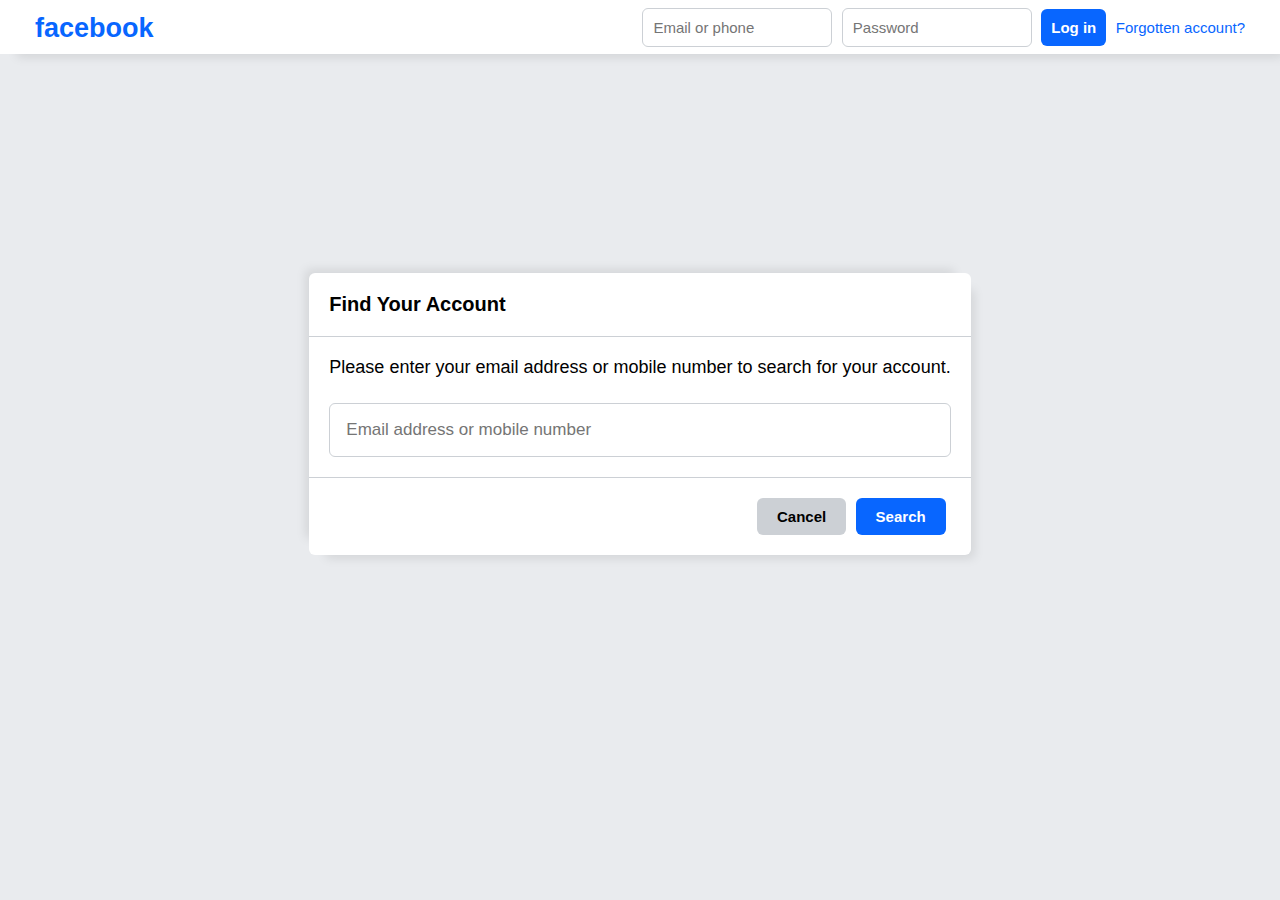
<file: Forgotten Password Page/index.html>
<!DOCTYPE html>
<html lang="en">
<head>
    <meta charset="UTF-8">
    <meta name="viewport" content="width=device-width, initial-scale=1.0">
    <link rel="stylesheet" href="index.css">
    <title>Document</title>
</head>
<body>
    <div class="container">
        <h2>facebook</h2>
        <div>
            <input type="email" placeholder="Email or phone">
            <input type="password" placeholder="Password">
            <button>Log in</button>
            <a href="../Forgotten Password Page/index.html">Forgotten account?</a>
        </div>
    </div>

    <div class="box_part">
        <div class="box">
            <div class="logo">
                <h2>Find Your Account</h2>
            </div>
            <div class="info">
                <p>Please enter your email address or mobile number to search for your account.</p>
                <input type="email" placeholder="Email address or mobile number">
            </div>
            <div class="btn">
                <button class="cancel">Cancel</button>
                <button class="search">Search</button>
            </div>
        </div>
        
    </div>
</body>
</html>
</file>
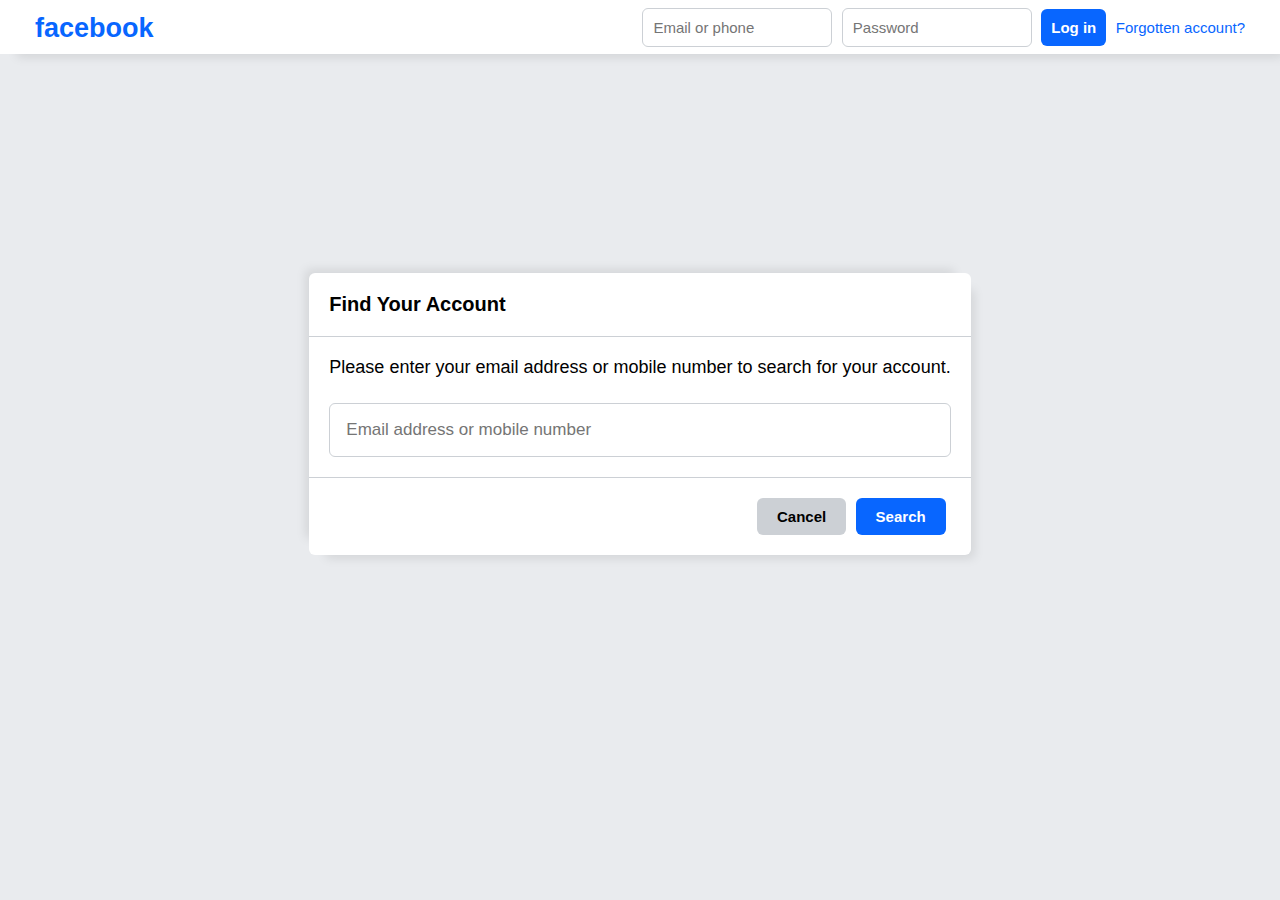
<file: ForgottenPassword_Page/index.html>
<!DOCTYPE html>
<html lang="en">
<head>
    <meta charset="UTF-8">
    <meta name="viewport" content="width=device-width, initial-scale=1.0">
    <link rel="stylesheet" href="index.css">
    <title>Document</title>
</head>
<body>
    <div class="container">
        <h2>facebook</h2>
        <div>
            <input type="email" placeholder="Email or phone">
            <input type="password" placeholder="Password">
            <button>Log in</button>
            <a href="../ForgottenPassword_Page/index.html">Forgotten account?</a>
        </div>
    </div>

    <div class="box_part">
        <div class="box">
            <div class="logo">
                <h2>Find Your Account</h2>
            </div>
            <div class="info">
                <p>Please enter your email address or mobile number to search for your account.</p>
                <input type="email" placeholder="Email address or mobile number">
            </div>
            <div class="btn">
                <button class="cancel">Cancel</button>
                <button class="search">Search</button>
            </div>
        </div>
        
    </div>
</body>
</html>
</file>
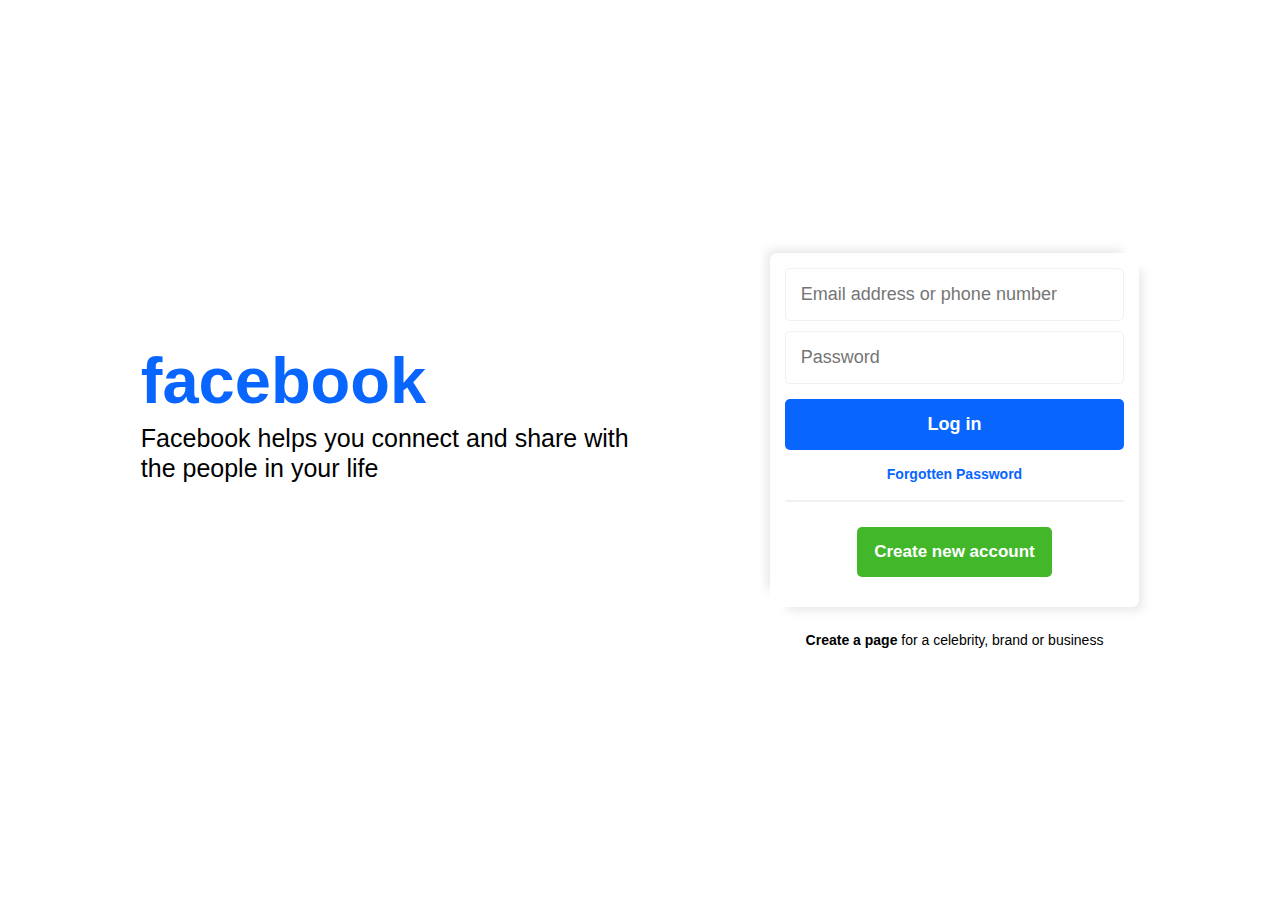
<file: Login Page/index.html>
<!DOCTYPE html>
<html lang="en">
<head>
    <meta charset="UTF-8">
    <meta name="viewport" content="width=device-width, initial-scale=1.0">
    <link rel="stylesheet" href="index.css">
    <title>Document</title>
</head>
<body>
    <div class="container">
        <div class="box logo">
            <h2>facebook</h2>
            <p>Facebook helps you connect and share with the people in your life</p>
        </div>

        <div class="box bx">
            <div class="input_box">
                <input type="text" placeholder="Email address or phone number">
                <input type="text" placeholder="Password">
                <button class="login">
                    <a href="#">Log in</a>
                </button>
                <button class="forgotten">
                    <a href="../Forgotten Password Page/index.html">Forgotten Password</a>
                </button>
                <button class="new_acct">
                    <a href="../New Acct Page/index.html">Create new account</a>
                </button>
            </div>
            <p class="info"><a href="#">Create a page</a> for a celebrity, brand or business</p>
        </div>
    </div>
</body>
</html>
</file>
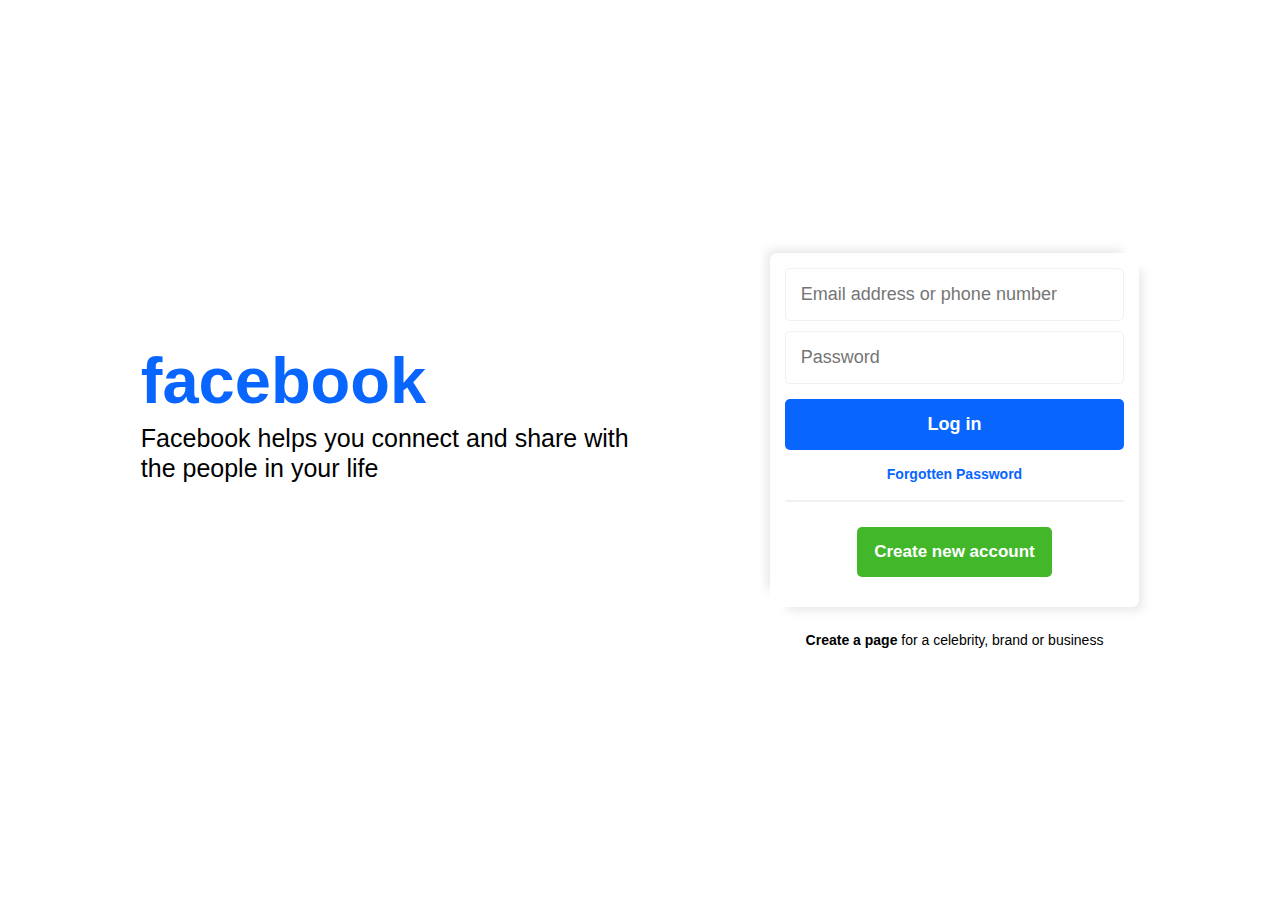
<file: Login_Page/index.html>
<!DOCTYPE html>
<html lang="en">
<head>
    <meta charset="UTF-8">
    <meta name="viewport" content="width=device-width, initial-scale=1.0">
    <link rel="stylesheet" href="index.css">
    <title>Document</title>
</head>
<body>
    <div class="container">
        <div class="box logo">
            <h2>facebook</h2>
            <p>Facebook helps you connect and share with the people in your life</p>
        </div>

        <div class="box bx">
            <div class="input_box">
                <input type="text" placeholder="Email address or phone number">
                <input type="text" placeholder="Password">
                <button class="login">
                    <a href="#">Log in</a>
                </button>
                <button class="forgotten">
                    <a href="../ForgottenPassword_Page/index.html">Forgotten Password</a>
                </button>
                <button class="new_acct">
                    <a href="../NewAcct_Page/index.html">Create new account</a>
                </button>
            </div>
            <p class="info"><a href="#">Create a page</a> for a celebrity, brand or business</p>
        </div>
    </div>
</body>
</html>
</file>
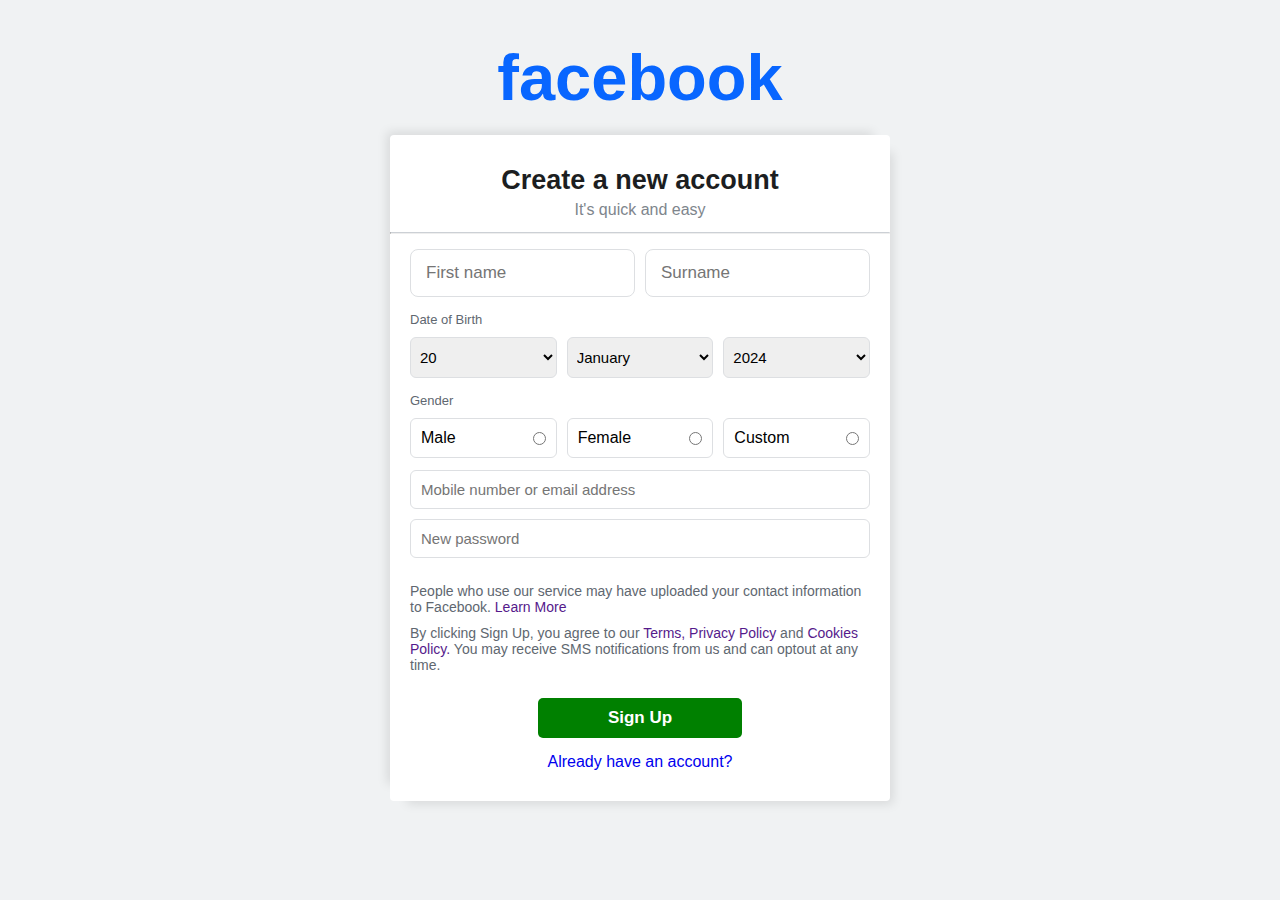
<file: New Acct Page/index.html>
<!DOCTYPE html>
<html lang="en">
<head>
    <meta charset="UTF-8">
    <meta name="viewport" content="width=device-width, initial-scale=1.0">
    <link rel="stylesheet" href="index.css">
    <title>Document</title>
</head>
<body>
    <div class="conta">
        <div class="logo">facebook</div>
        <div class="container">
            <div class="header">
                <h2>Create a new account</h2>
                <p>It's quick and easy</p>
                <hr>
            </div>
            <div class="second-base">
                <form action="">
                    <input type="text" placeholder="First name">
                    <input type="text" placeholder="Surname">
                </form>
    
                <div class="birth">
                    <p>Date of Birth</p>
                    <div class="birth_date">
                        <select name="date" id="date">
                            <option value="">20</option>
                            <option value="">19</option>
                            <option value="">18</option>
                            <option value="">17</option>
                            <option value="">16</option>
                            <option value="">15</option>
                            <option value="">14</option>
                            <option value="">13</option>
                            <option value="">12</option>
                            <option value="">11</option>
                            <option value="">10</option>
                            <option value="">9</option>
                        </select>
    
                        <select name="month" id="month">
                            <option value="">January</option>
                            <option value="">February</option>
                            <option value="">March</option>
                            <option value="">April</option>
                            <option value="">May</option>
                            <option value="">June</option>
                            <option value="">July</option>
                            <option value="">August</option>
                            <option value="">September</option>
                            <option value="">October</option>
                            <option value="">November</option>
                            <option value="">December</option>
                        </select>
    
                        <select name="" id="year">
                            <option value="">2024</option>
                            <option value="">2023</option>
                            <option value="">2022</option>
                            <option value="">2021</option>
                            <option value="">2020</option>
                            <option value="">2019</option>
                            <option value="">2018</option>
                            <option value="">2017</option>
                            <option value="">2016</option>
                            <option value="">2015</option>
                            <option value="">2014</option>
                            <option value="">2013</option>
                        </select>
                    </div>
                </div>
    
                <div class="gender">
                    <p>Gender</p>
                    <div class="info">
                        <div id="male">
                            <label for="male">Male</label>
                            <input type="radio">  
                        </div>
                        <div id="female">
                            <label for="female">Female</label>
                            <input type="radio">  
                        </div>
                        <div id="custom">
                            <label for="custom">Custom</label>
                            <input type="radio">  
                        </div>
                    </div>
                </div>
    
                <div class="email">
                    <input type="email" placeholder="Mobile number or email address">
                    <input type="password" placeholder="New password">
                </div>
    
                <div class="footer">
                    <p>
                        People who use our service may have uploaded your contact information to Facebook. <a href="">Learn More</a>
                    </p>
                    <p>
                        By clicking Sign Up, you agree to our <a href="">Terms, Privacy Policy</a> and <a href="">Cookies Policy.</a> You may receive SMS notifications from us and can optout at any time.
                    </p>
    
                    <div class="sign-up">
                        <button>Sign Up</button><br>
                        <a href="../Login Page/index.html">Already have an account?</a>
                    </div>
                </div>
            </div>
        </div>
        
    </div>
</body>
</html>
</file>
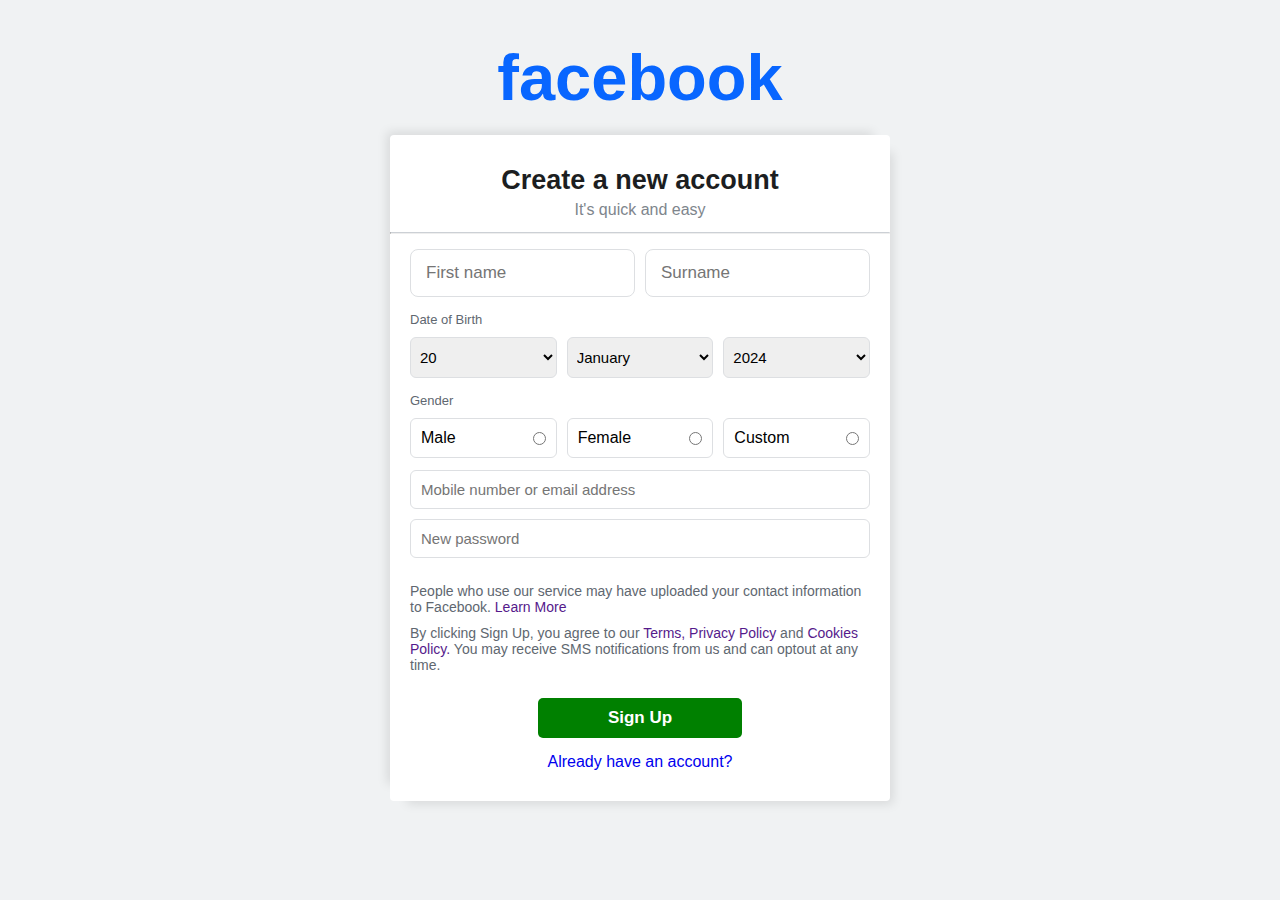
<file: NewAcct_Page/index.html>
<!DOCTYPE html>
<html lang="en">
<head>
    <meta charset="UTF-8">
    <meta name="viewport" content="width=device-width, initial-scale=1.0">
    <link rel="stylesheet" href="index.css">
    <title>Document</title>
</head>
<body>
    <div class="conta">
        <div class="logo">facebook</div>
        <div class="container">
            <div class="header">
                <h2>Create a new account</h2>
                <p>It's quick and easy</p>
                <hr>
            </div>
            <div class="second-base">
                <form action="">
                    <input type="text" placeholder="First name">
                    <input type="text" placeholder="Surname">
                </form>
    
                <div class="birth">
                    <p>Date of Birth</p>
                    <div class="birth_date">
                        <select name="date" id="date">
                            <option value="">20</option>
                            <option value="">19</option>
                            <option value="">18</option>
                            <option value="">17</option>
                            <option value="">16</option>
                            <option value="">15</option>
                            <option value="">14</option>
                            <option value="">13</option>
                            <option value="">12</option>
                            <option value="">11</option>
                            <option value="">10</option>
                            <option value="">9</option>
                        </select>
    
                        <select name="month" id="month">
                            <option value="">January</option>
                            <option value="">February</option>
                            <option value="">March</option>
                            <option value="">April</option>
                            <option value="">May</option>
                            <option value="">June</option>
                            <option value="">July</option>
                            <option value="">August</option>
                            <option value="">September</option>
                            <option value="">October</option>
                            <option value="">November</option>
                            <option value="">December</option>
                        </select>
    
                        <select name="" id="year">
                            <option value="">2024</option>
                            <option value="">2023</option>
                            <option value="">2022</option>
                            <option value="">2021</option>
                            <option value="">2020</option>
                            <option value="">2019</option>
                            <option value="">2018</option>
                            <option value="">2017</option>
                            <option value="">2016</option>
                            <option value="">2015</option>
                            <option value="">2014</option>
                            <option value="">2013</option>
                        </select>
                    </div>
                </div>
    
                <div class="gender">
                    <p>Gender</p>
                    <div class="info">
                        <div id="male">
                            <label for="male">Male</label>
                            <input type="radio">  
                        </div>
                        <div id="female">
                            <label for="female">Female</label>
                            <input type="radio">  
                        </div>
                        <div id="custom">
                            <label for="custom">Custom</label>
                            <input type="radio">  
                        </div>
                    </div>
                </div>
    
                <div class="email">
                    <input type="email" placeholder="Mobile number or email address">
                    <input type="password" placeholder="New password">
                </div>
    
                <div class="footer">
                    <p>
                        People who use our service may have uploaded your contact information to Facebook. <a href="">Learn More</a>
                    </p>
                    <p>
                        By clicking Sign Up, you agree to our <a href="">Terms, Privacy Policy</a> and <a href="">Cookies Policy.</a> You may receive SMS notifications from us and can optout at any time.
                    </p>
    
                    <div class="sign-up">
                        <button>Sign Up</button><br>
                        <a href="../Login_Page/index.html">Already have an account?</a>
                    </div>
                </div>
            </div>
        </div>
        
    </div>
</body>
</html>
</file>
<file: Forgotten Password Page/index.css>
*{
    margin: 0;
    padding: 0;
    font-family: sans-serif;
    box-sizing: border-box;
}

body{
    background-color: #e9ebee;
}

.container{
    display: flex;
    align-items: center;
    justify-content: space-between;
    padding: 0px 35px;
    background-color: #fff;
    box-shadow: 10px 10px 10px -7px #0000001a, -10px -10px 10px -7px #0000001a;
}

.container  h2{
    color: #0866ff;
    padding: 13px 0px 10px 0px;
    font-size: 27px;
    font-weight: 600;
    outline: none;
}

.container input{
    padding: 10px;
    width: 190px;
    font-size: 15px;
    border: 1px solid #ccd0d5;
    border-radius: 6px;
    margin-right: 5px;
}

.container input:hover{
    border: 1px solid #000;
}

.container input:focus{
    outline: none;
    border: 2px solid #0866ff;
}

.container button{
    padding: 10px;
    font-size: 15px;
    border: none;
    background-color: #0866ff;
    color: #fff;
    border-radius: 6px;
    margin-right: 5px;
    cursor: pointer;
    font-weight: 600;
}

.container a{
    font-size: 15px;
    color: #0866ff;
    text-decoration: none;
}

.container a:hover{
    text-decoration: underline;
}

.box_part{
    display: flex;
    align-items: center;
    justify-content: center;
    height: 80vh;
}

.box{
    background-color: #fff;
    padding: 20px 0px;
    border-radius: 6px;
    box-shadow: 10px 10px 10px -7px #0000001a, -10px -10px 10px -7px #0000001a;
}

.box .logo{
    padding-left: 20px;
    padding-bottom: 20px;
    border-bottom: 1px solid #ccd0d5;
}

.logo h2{
    font-size: 20px;
}

.box .info{
    padding: 20px;
    border-bottom: 1px solid #ccd0d5;
}

.info p{
    font-size: 18px;
    margin-bottom: 25px;
}

.info input{
    padding: 16px;
    width: 100%;
    font-size: 17px;
    border: 1px solid #ccd0d5;
    border-radius: 6px;    
}

.box .btn{
    padding: 20px 20px 0px 20px;
    text-align: right;
}

.btn button{
    padding: 10px 20px;
    font-size: 15px;
    border: none;
    background-color: #0866ff;
    color: #fff;
    border-radius: 6px;
    margin-right: 5px;
    cursor: pointer;
    font-weight: 600;
}

button.cancel{
    color: black;
    background-color: #ccd0d5;
}

@media (max-width:790px){
    .container input{
        width: 160px;
    }
    .container a{
        font-size: 14px;
        color: #0866ff;
        text-decoration: none;
    }
    
    .container a:hover{
        text-decoration: underline;
    }
    
}

@media (max-width: 730px),(max-width:430px){
    .box_part{
        padding: 20px;
    }
    .container{
        padding: 0px 10px;
    }
    .container h2{
        font-size: 16px;
    }

    .container input{
        width: 80px;
        font-size: 11px;
        padding: 6px;
        border-radius: 5px;
    }
.container button{
    padding: 6px;
    font-size: 11px;
}

.container a{
    font-size: 11px;
    color: #0866ff;
    text-decoration: none;
}

.box_part{
    height:50vh;
}

}

@media (max-width: 420px), (max-width:380px){
    .container input{
        width: 70px;
        font-size: 8px;
        padding: 6px;
        border-radius: 3px;
    }
    .container button{
        border-radius: 3px;
        font-size: 8px;
    }
    .container a{
        font-size: 8px;
    }
    .box{
        padding: 12px 0px;
    }
    
    .box .logo{
        padding-left: 10px;
        padding-bottom: 12px;
    }
    .logo h2{
        font-size: 15px;
    }
    .box .info{
        padding: 20px;
    }
    
    .info p{
        font-size: 15px;
        margin-bottom: 15px;
        line-height: 23px;
    }
    
    .info input{
        padding: 10px;
        font-size: 15px;    
    }
    
    .box .btn{
        padding: 12px 12px 0px 12px;
        text-align: right;
    }
    
    .btn button{
        padding: 8px 15px;
        font-size: 13px;
        border-radius: 5px;
    }
    .box_part{
        height:50vh;
    }
}

@media (max-width: 360px), (max-width:330px) {
    .container h2{
        font-size: 13px;
    }
    .container input{
        width: 60px;
        font-size: 7px;
        padding: 4px;
        margin-right: 2px;
    }
    .container button{
        padding: 4px;
        font-size: 7px;
    }
    .container a{
        font-size: 7px;
    }
    .info p{
        font-size: 12px;
        margin-bottom: 15px;
        line-height: 20px;
    } 
    .info input{
        padding: 8px;
        font-size: 13px;    
    }
    .btn button{
        padding: 7px 12px;
        font-size: 12px;
    }
}
</file>
<file: ForgottenPassword_Page/index.css>
*{
    margin: 0;
    padding: 0;
    font-family: sans-serif;
    box-sizing: border-box;
}

body{
    background-color: #e9ebee;
}

.container{
    display: flex;
    align-items: center;
    justify-content: space-between;
    padding: 0px 35px;
    background-color: #fff;
    box-shadow: 10px 10px 10px -7px #0000001a, -10px -10px 10px -7px #0000001a;
}

.container  h2{
    color: #0866ff;
    padding: 13px 0px 10px 0px;
    font-size: 27px;
    font-weight: 600;
    outline: none;
}

.container input{
    padding: 10px;
    width: 190px;
    font-size: 15px;
    border: 1px solid #ccd0d5;
    border-radius: 6px;
    margin-right: 5px;
}

.container input:hover{
    border: 1px solid #000;
}

.container input:focus{
    outline: none;
    border: 2px solid #0866ff;
}

.container button{
    padding: 10px;
    font-size: 15px;
    border: none;
    background-color: #0866ff;
    color: #fff;
    border-radius: 6px;
    margin-right: 5px;
    cursor: pointer;
    font-weight: 600;
}

.container a{
    font-size: 15px;
    color: #0866ff;
    text-decoration: none;
}

.container a:hover{
    text-decoration: underline;
}

.box_part{
    display: flex;
    align-items: center;
    justify-content: center;
    height: 80vh;
}

.box{
    background-color: #fff;
    padding: 20px 0px;
    border-radius: 6px;
    box-shadow: 10px 10px 10px -7px #0000001a, -10px -10px 10px -7px #0000001a;
}

.box .logo{
    padding-left: 20px;
    padding-bottom: 20px;
    border-bottom: 1px solid #ccd0d5;
}

.logo h2{
    font-size: 20px;
}

.box .info{
    padding: 20px;
    border-bottom: 1px solid #ccd0d5;
}

.info p{
    font-size: 18px;
    margin-bottom: 25px;
}

.info input{
    padding: 16px;
    width: 100%;
    font-size: 17px;
    border: 1px solid #ccd0d5;
    border-radius: 6px;    
}

.box .btn{
    padding: 20px 20px 0px 20px;
    text-align: right;
}

.btn button{
    padding: 10px 20px;
    font-size: 15px;
    border: none;
    background-color: #0866ff;
    color: #fff;
    border-radius: 6px;
    margin-right: 5px;
    cursor: pointer;
    font-weight: 600;
}

button.cancel{
    color: black;
    background-color: #ccd0d5;
}

@media (max-width:790px){
    .container input{
        width: 160px;
    }
    .container a{
        font-size: 14px;
        color: #0866ff;
        text-decoration: none;
    }
    
    .container a:hover{
        text-decoration: underline;
    }
    
}

@media (max-width: 730px),(max-width:430px){
    .box_part{
        padding: 20px;
    }
    .container{
        padding: 0px 10px;
    }
    .container h2{
        font-size: 16px;
    }

    .container input{
        width: 80px;
        font-size: 11px;
        padding: 6px;
        border-radius: 5px;
    }
.container button{
    padding: 6px;
    font-size: 11px;
}

.container a{
    font-size: 11px;
    color: #0866ff;
    text-decoration: none;
}

.box_part{
    height:50vh;
}

}

@media (max-width: 420px), (max-width:380px){
    .container input{
        width: 70px;
        font-size: 8px;
        padding: 6px;
        border-radius: 3px;
    }
    .container button{
        border-radius: 3px;
        font-size: 8px;
    }
    .container a{
        font-size: 8px;
    }
    .box{
        padding: 12px 0px;
    }
    
    .box .logo{
        padding-left: 10px;
        padding-bottom: 12px;
    }
    .logo h2{
        font-size: 15px;
    }
    .box .info{
        padding: 20px;
    }
    
    .info p{
        font-size: 15px;
        margin-bottom: 15px;
        line-height: 23px;
    }
    
    .info input{
        padding: 10px;
        font-size: 15px;    
    }
    
    .box .btn{
        padding: 12px 12px 0px 12px;
        text-align: right;
    }
    
    .btn button{
        padding: 8px 15px;
        font-size: 13px;
        border-radius: 5px;
    }
    .box_part{
        height:50vh;
    }
}

@media (max-width: 360px), (max-width:330px) {
    .container h2{
        font-size: 13px;
    }
    .container input{
        width: 60px;
        font-size: 7px;
        padding: 4px;
        margin-right: 2px;
    }
    .container button{
        padding: 4px;
        font-size: 7px;
    }
    .container a{
        font-size: 7px;
    }
    .info p{
        font-size: 12px;
        margin-bottom: 15px;
        line-height: 20px;
    } 
    .info input{
        padding: 8px;
        font-size: 13px;    
    }
    .btn button{
        padding: 7px 12px;
        font-size: 12px;
    }
}
</file>
<file: Login Page/index.css>
*{
    margin: 0;
    padding: 0;
    font-family: sans-serif;
    box-sizing: border-box;
}

body{
    height: 100vh;
    display: flex;
    align-items: center;
    justify-content: center;
}

.container{
    display: flex;
    flex-direction: row;
    flex-wrap: wrap;
    width: 100%;
    padding: 0px 11%;
}

.box{
    flex: 0 1 50%;
}

.logo{
    margin-top: 90px; 
}

.logo h2{
    font-size: 65px;
    margin-bottom: 5px;
    color: #0866ff;
}

.logo p{
    font-size: 25px;
    line-height: 30px;
}

.bx{
    padding-left: 13%;
}

.input_box{
    background-color: white;
    padding: 15px;
    margin-bottom: 25px;
    border-radius: 7px;
    box-shadow: 10px 10px 10px -7px #0000001a, -10px -10px 10px -7px #0000001a;
}

.input_box input{
    width: 100%;
    padding: 15px 15px;
    border: 1px solid #f0f0f0;
    border-radius: 5px;
    margin-bottom: 10px;
    font-size: 18px;
    outline: none;
}

.input_box input:focus{
    border: 3px solid #0866ff;
}

.input_box button{
    width: 100%;
    cursor: pointer;
}

button.login{
    padding: 15px 0px;
    margin-top: 5px;
    font-size: 18px;
    color: white;
    border: none;
    background-color: #0866ff;
    border-radius: 5px;
    font-weight: 600;
    margin-bottom: 5px;
}

button.login a{
    text-decoration: none;
    color: #fff;
}

button.forgotten{
    padding: 10px 0px;
    font-size: 14px;
    color: #0866ff;
    border: 1px solid transparent;
    background-color: white;
    font-weight: 600;
    border-bottom: 2px solid #f0f0f0;
    padding-bottom: 18px;
    margin-bottom: 25px;
}

button.forgotten a{
    text-decoration: none;
    color: #0866ff;
}

button.forgotten_password a{
    text-decoration: none;
    color: #0866ff;
}

button.new_acct{
    width: 195px;
    font-size: 17px;
    font-weight: 600;
    color: white;
    background-color: #42b72a;
    padding: 15px 15px;
    border-radius: 5px;
    border: none;
    margin: auto;
    display: block;
    margin-bottom: 15px;
}

button.new_acct a{
    text-decoration: none;
    color: #fff;
}

.container .info{
    font-size: 14px;
    text-align: center;
}

.info a{
    text-decoration: none;
    color: #000;
    font-weight: bold;
}

@media (max-width: 1024px){
 
.container{
    padding: 0px 6%;
}   
.bx{
    padding-left:10%;
}
}

@media (max-width: 768px){
    .logo h2{
        font-size: 55px;
    }
    .logo span{
        font-size: 18px;
        line-height: 25px;
    }
    .input_box input{
        padding: 10px;
        font-size: 15px;
    }
    button.login{
        padding: 12px 0px;
        font-size: 15px;
    }
    button.forgotten_password{
        padding: 8px 0px;
        font-size: 12px;
        padding-bottom: 15px;
        margin-bottom: 20px;
    }
    button.new_acct{
        width: 175px;
        font-size: 15px;
        padding: 12px 15px;
        margin-bottom: 12px;
    }
    .container .info{
        font-size: 11px;
    }
}

@media (max-width:430px){
    .container{
        padding: 0px 10%;
        flex-direction: column;
    }
    .box{
        flex: 0 1 100%;
    }   
    .box.logo{
        margin: 0px  0px 20px;
    }
    .box.logo h2{
        font-size: 50px;
        text-align: center;
    }
    .box.logo p{
        text-align: center;
        font-size: 18px;
        line-height: 25px;
    }
    .bx{
        padding-left: 0;
    }
    .container .info{
        font-size: 13px;
    }
}

@media (max-width: 380px){
    .box.logo p{
        font-size: 17px;
    }   
    .container .info{
        font-size: 12px;
    }
}

@media (max-width:320px){
    .container{
        padding: 0px 7%;
    }
    .box.logo h2{
        font-size: 45px;
        margin-bottom: 0px;
    }
    .box.logo p{
        font-size: 15px;
        line-height: 20px;
    }
    .container .info{
        font-size: 11px;
    }   
}
</file>
<file: Login_Page/index.css>
*{
    margin: 0;
    padding: 0;
    font-family: sans-serif;
    box-sizing: border-box;
}

body{
    height: 100vh;
    display: flex;
    align-items: center;
    justify-content: center;
}

.container{
    display: flex;
    flex-direction: row;
    flex-wrap: wrap;
    width: 100%;
    padding: 0px 11%;
}

.box{
    flex: 0 1 50%;
}

.logo{
    margin-top: 90px; 
}

.logo h2{
    font-size: 65px;
    margin-bottom: 5px;
    color: #0866ff;
}

.logo p{
    font-size: 25px;
    line-height: 30px;
}

.bx{
    padding-left: 13%;
}

.input_box{
    background-color: white;
    padding: 15px;
    margin-bottom: 25px;
    border-radius: 7px;
    box-shadow: 10px 10px 10px -7px #0000001a, -10px -10px 10px -7px #0000001a;
}

.input_box input{
    width: 100%;
    padding: 15px 15px;
    border: 1px solid #f0f0f0;
    border-radius: 5px;
    margin-bottom: 10px;
    font-size: 18px;
    outline: none;
}

.input_box input:focus{
    border: 3px solid #0866ff;
}

.input_box button{
    width: 100%;
    cursor: pointer;
}

button.login{
    padding: 15px 0px;
    margin-top: 5px;
    font-size: 18px;
    color: white;
    border: none;
    background-color: #0866ff;
    border-radius: 5px;
    font-weight: 600;
    margin-bottom: 5px;
}

button.login a{
    text-decoration: none;
    color: #fff;
}

button.forgotten{
    padding: 10px 0px;
    font-size: 14px;
    color: #0866ff;
    border: 1px solid transparent;
    background-color: white;
    font-weight: 600;
    border-bottom: 2px solid #f0f0f0;
    padding-bottom: 18px;
    margin-bottom: 25px;
}

button.forgotten a{
    text-decoration: none;
    color: #0866ff;
}

button.forgotten_password a{
    text-decoration: none;
    color: #0866ff;
}

button.new_acct{
    width: 195px;
    font-size: 17px;
    font-weight: 600;
    color: white;
    background-color: #42b72a;
    padding: 15px 15px;
    border-radius: 5px;
    border: none;
    margin: auto;
    display: block;
    margin-bottom: 15px;
}

button.new_acct a{
    text-decoration: none;
    color: #fff;
}

.container .info{
    font-size: 14px;
    text-align: center;
}

.info a{
    text-decoration: none;
    color: #000;
    font-weight: bold;
}

@media (max-width: 1024px){
 
.container{
    padding: 0px 6%;
}   
.bx{
    padding-left:10%;
}
}

@media (max-width: 768px){
    .logo h2{
        font-size: 55px;
    }
    .logo span{
        font-size: 18px;
        line-height: 25px;
    }
    .input_box input{
        padding: 10px;
        font-size: 15px;
    }
    button.login{
        padding: 12px 0px;
        font-size: 15px;
    }
    button.forgotten_password{
        padding: 8px 0px;
        font-size: 12px;
        padding-bottom: 15px;
        margin-bottom: 20px;
    }
    button.new_acct{
        width: 175px;
        font-size: 15px;
        padding: 12px 15px;
        margin-bottom: 12px;
    }
    .container .info{
        font-size: 11px;
    }
}

@media (max-width:430px){
    .container{
        padding: 0px 10%;
        flex-direction: column;
    }
    .box{
        flex: 0 1 100%;
    }   
    .box.logo{
        margin: 0px  0px 20px;
    }
    .box.logo h2{
        font-size: 50px;
        text-align: center;
    }
    .box.logo p{
        text-align: center;
        font-size: 18px;
        line-height: 25px;
    }
    .bx{
        padding-left: 0;
    }
    .container .info{
        font-size: 13px;
    }
}

@media (max-width: 380px){
    .box.logo p{
        font-size: 17px;
    }   
    .container .info{
        font-size: 12px;
    }
}

@media (max-width:320px){
    .container{
        padding: 0px 7%;
    }
    .box.logo h2{
        font-size: 45px;
        margin-bottom: 0px;
    }
    .box.logo p{
        font-size: 15px;
        line-height: 20px;
    }
    .container .info{
        font-size: 11px;
    }   
}
</file>
<file: New Acct Page/index.css>
*{
    margin: 0;
    padding: 0;
    font-family: sans-serif;
    box-sizing: border-box;
}

body{
    background-color: #f0f2f3;
    display: flex;
    align-items: center;
    justify-content: center;
    margin: 40px 0px;
}

.conta{
    width: 500px;
    margin:  0px auto 30px auto;
}

.conta .logo{
    font-size: 65px;
    color: #0866ff;
    font-weight: 600;
    text-align: center;
    margin-bottom: 20px;
}

.container{
    background-color: #fff;
    box-shadow: 10px 10px 10px -7px #0000001a, -10px -10px 10px -7px #0000001a;
    border-radius: 4px;
    padding: 30px 0px;
}

hr{
    border-top: 1px solid #ccd0d5;
    border-top-width: thin;
    margin-bottom: 15px;
}

.header h2{
    text-align: center;
    padding-bottom: 5px;
    font-weight: 600;
    font-size: 27px;
    color: #1c1e21;
}

.header p{
    text-align: center;
    font-size: 16px;
    color: #606770;
    padding-bottom: 13px;
    opacity: 0.8;
}

.second-base{
    padding: 0px 20px;
}

form{
    display: flex;
    align-items: center;
    justify-content: space-between;
    width: 100%;
}

form input{
    background-color: transparent;
    border: 1px solid #dddfe2;
    color: #ccd0d5;
    font-size: 17px;
    border-radius: 8px;
    padding: 13px 15px;
    width: 225px;
    margin-bottom: 15px;
    outline: none;
    color: #000;
}

.birth{
    width: 100%;
}

.birth p{
    font-size: 13px;
    color: #606770;
    margin-bottom: 10px;
}

.birth_date{
    display: flex;
    justify-content: space-between;
}

.birth select{
    width: 100%;
    padding: 10px 5px;
    border: 1px solid #dddfe2;
    border-radius: 6px;
    outline: none;
    font-size: 15px;
    color: #000;
    margin-bottom: 15px;
}

.birth #date, #month{
    margin-right: 10px;
}

.gender{
    width: 100%;
    margin-bottom: 12px;
}

.gender p{
    font-size: 13px;
    color: #606770;
    margin-bottom: 10px;
}

.gender .info{
    display: flex;
    justify-content: space-between;
}

.info div{
    width: 100%;
    padding: 10px 10px;
    border: 1px solid #dddfe2;
    border-radius: 6px;
    outline: none;
}

.info #female, #male{
    margin-right: 10px;
}

.info #male, #female, #custom{
    display: flex;
    align-items: center;
    justify-content: space-between;
}


.email{
    width: 100%;
    margin-bottom: 15px;
}

.email input{
    width: 100%;
    padding: 10px 10px;
    border: 1px solid #dddfe2;
    border-radius: 6px;
    outline: none;
    margin-bottom: 10px;
    font-size: 15px;
}

.footer p{
    font-size: 14px;
    margin-bottom: 10px;
    color: #606770;
}

.footer a{
    text-decoration: none;
}

.sign-up{
    text-align: center;
    margin-top: 25px;
}

.sign-up button{
    padding: 10px 70px;
    font-size: 17px;
    font-weight: 600;
    color: #fff;
    background-color: green;
    border: none;
    border-radius: 5px;
    margin-bottom: 15px;
    cursor: pointer;
}

@media (max-width:430px){
    .conta{
        width: 400px; 
    }
    .second-base{
        padding: 0px 10px;
    }    
    form input{
        font-size: 14px;
        padding: 10px 13px;
        width: 160px;
        margin-bottom: 15px;
    }
    .birth select{
        padding: 7px 5px;
    }
    .sign-up button{
        padding: 8px 65px;
        font-size: 15px;
    }
    .conta{
        width: 400px;
        margin:  0px 30px 30px 30px;
    }
}


@media (max-width:380px){
    .conta{
        width: 350px;
    }
    form input{
        font-size: 15px;
        width: 140px;
    }
    .conta .logo{
        font-size: 55px;
    }
}


@media (max-width:360px){
    .conta{
        width: 350px;
        margin:  0px 30px 30px 30px;
    }
    form input{
        font-size: 12px;
        width: 117px;
    }    
    .conta .logo{
        font-size: 45px;
        margin-bottom: 15px;
    }
    .header h2{
        font-size: 24px;
    }
    .header p{
        font-size: 14px;
    }
    .birth select{
        width: 100%;
        padding: 8px 5px;
        font-size: 12px;
        margin-bottom: 15px;
    }
    .info div{
        width: 100%;
        padding: 10px 6px;
        font-size: 13px;
    }
    
    .info #female, #male{
        margin-right: 7px;
    }
    
    .email{
        width: 100%;
        margin-bottom: 15px;
    }
    
    .email input{
        padding: 10px 6px;
        font-size: 13px;
    }
    
    .footer p{
        font-size: 13px;
        line-height: 20px;
        margin-bottom: 10px;
    }
    
    .sign-up{
        text-align: center;
        margin-top: 25px;
    }
    
    .sign-up button{
        padding: 10px 60px;
        font-size: 15px;
        margin-bottom: 15px;
    }
    .sign-up a{
        font-size: 16px;
    }
     
}
</file>
<file: NewAcct_Page/index.css>
*{
    margin: 0;
    padding: 0;
    font-family: sans-serif;
    box-sizing: border-box;
}

body{
    background-color: #f0f2f3;
    display: flex;
    align-items: center;
    justify-content: center;
    margin: 40px 0px;
}

.conta{
    width: 500px;
    margin:  0px auto 30px auto;
}

.conta .logo{
    font-size: 65px;
    color: #0866ff;
    font-weight: 600;
    text-align: center;
    margin-bottom: 20px;
}

.container{
    background-color: #fff;
    box-shadow: 10px 10px 10px -7px #0000001a, -10px -10px 10px -7px #0000001a;
    border-radius: 4px;
    padding: 30px 0px;
}

hr{
    border-top: 1px solid #ccd0d5;
    border-top-width: thin;
    margin-bottom: 15px;
}

.header h2{
    text-align: center;
    padding-bottom: 5px;
    font-weight: 600;
    font-size: 27px;
    color: #1c1e21;
}

.header p{
    text-align: center;
    font-size: 16px;
    color: #606770;
    padding-bottom: 13px;
    opacity: 0.8;
}

.second-base{
    padding: 0px 20px;
}

form{
    display: flex;
    align-items: center;
    justify-content: space-between;
    width: 100%;
}

form input{
    background-color: transparent;
    border: 1px solid #dddfe2;
    color: #ccd0d5;
    font-size: 17px;
    border-radius: 8px;
    padding: 13px 15px;
    width: 225px;
    margin-bottom: 15px;
    outline: none;
    color: #000;
}

.birth{
    width: 100%;
}

.birth p{
    font-size: 13px;
    color: #606770;
    margin-bottom: 10px;
}

.birth_date{
    display: flex;
    justify-content: space-between;
}

.birth select{
    width: 100%;
    padding: 10px 5px;
    border: 1px solid #dddfe2;
    border-radius: 6px;
    outline: none;
    font-size: 15px;
    color: #000;
    margin-bottom: 15px;
}

.birth #date, #month{
    margin-right: 10px;
}

.gender{
    width: 100%;
    margin-bottom: 12px;
}

.gender p{
    font-size: 13px;
    color: #606770;
    margin-bottom: 10px;
}

.gender .info{
    display: flex;
    justify-content: space-between;
}

.info div{
    width: 100%;
    padding: 10px 10px;
    border: 1px solid #dddfe2;
    border-radius: 6px;
    outline: none;
}

.info #female, #male{
    margin-right: 10px;
}

.info #male, #female, #custom{
    display: flex;
    align-items: center;
    justify-content: space-between;
}


.email{
    width: 100%;
    margin-bottom: 15px;
}

.email input{
    width: 100%;
    padding: 10px 10px;
    border: 1px solid #dddfe2;
    border-radius: 6px;
    outline: none;
    margin-bottom: 10px;
    font-size: 15px;
}

.footer p{
    font-size: 14px;
    margin-bottom: 10px;
    color: #606770;
}

.footer a{
    text-decoration: none;
}

.sign-up{
    text-align: center;
    margin-top: 25px;
}

.sign-up button{
    padding: 10px 70px;
    font-size: 17px;
    font-weight: 600;
    color: #fff;
    background-color: green;
    border: none;
    border-radius: 5px;
    margin-bottom: 15px;
    cursor: pointer;
}

@media (max-width:430px){
    .conta{
        width: 400px; 
    }
    .second-base{
        padding: 0px 10px;
    }    
    form input{
        font-size: 14px;
        padding: 10px 13px;
        width: 160px;
        margin-bottom: 15px;
    }
    .birth select{
        padding: 7px 5px;
    }
    .sign-up button{
        padding: 8px 65px;
        font-size: 15px;
    }
    .conta{
        width: 400px;
        margin:  0px 30px 30px 30px;
    }
}


@media (max-width:380px){
    .conta{
        width: 350px;
    }
    form input{
        font-size: 15px;
        width: 140px;
    }
    .conta .logo{
        font-size: 55px;
    }
}


@media (max-width:360px){
    .conta{
        width: 350px;
        margin:  0px 30px 30px 30px;
    }
    form input{
        font-size: 12px;
        width: 117px;
    }    
    .conta .logo{
        font-size: 45px;
        margin-bottom: 15px;
    }
    .header h2{
        font-size: 24px;
    }
    .header p{
        font-size: 14px;
    }
    .birth select{
        width: 100%;
        padding: 8px 5px;
        font-size: 12px;
        margin-bottom: 15px;
    }
    .info div{
        width: 100%;
        padding: 10px 6px;
        font-size: 13px;
    }
    
    .info #female, #male{
        margin-right: 7px;
    }
    
    .email{
        width: 100%;
        margin-bottom: 15px;
    }
    
    .email input{
        padding: 10px 6px;
        font-size: 13px;
    }
    
    .footer p{
        font-size: 13px;
        line-height: 20px;
        margin-bottom: 10px;
    }
    
    .sign-up{
        text-align: center;
        margin-top: 25px;
    }
    
    .sign-up button{
        padding: 10px 60px;
        font-size: 15px;
        margin-bottom: 15px;
    }
    .sign-up a{
        font-size: 16px;
    }
     
}
</file>
